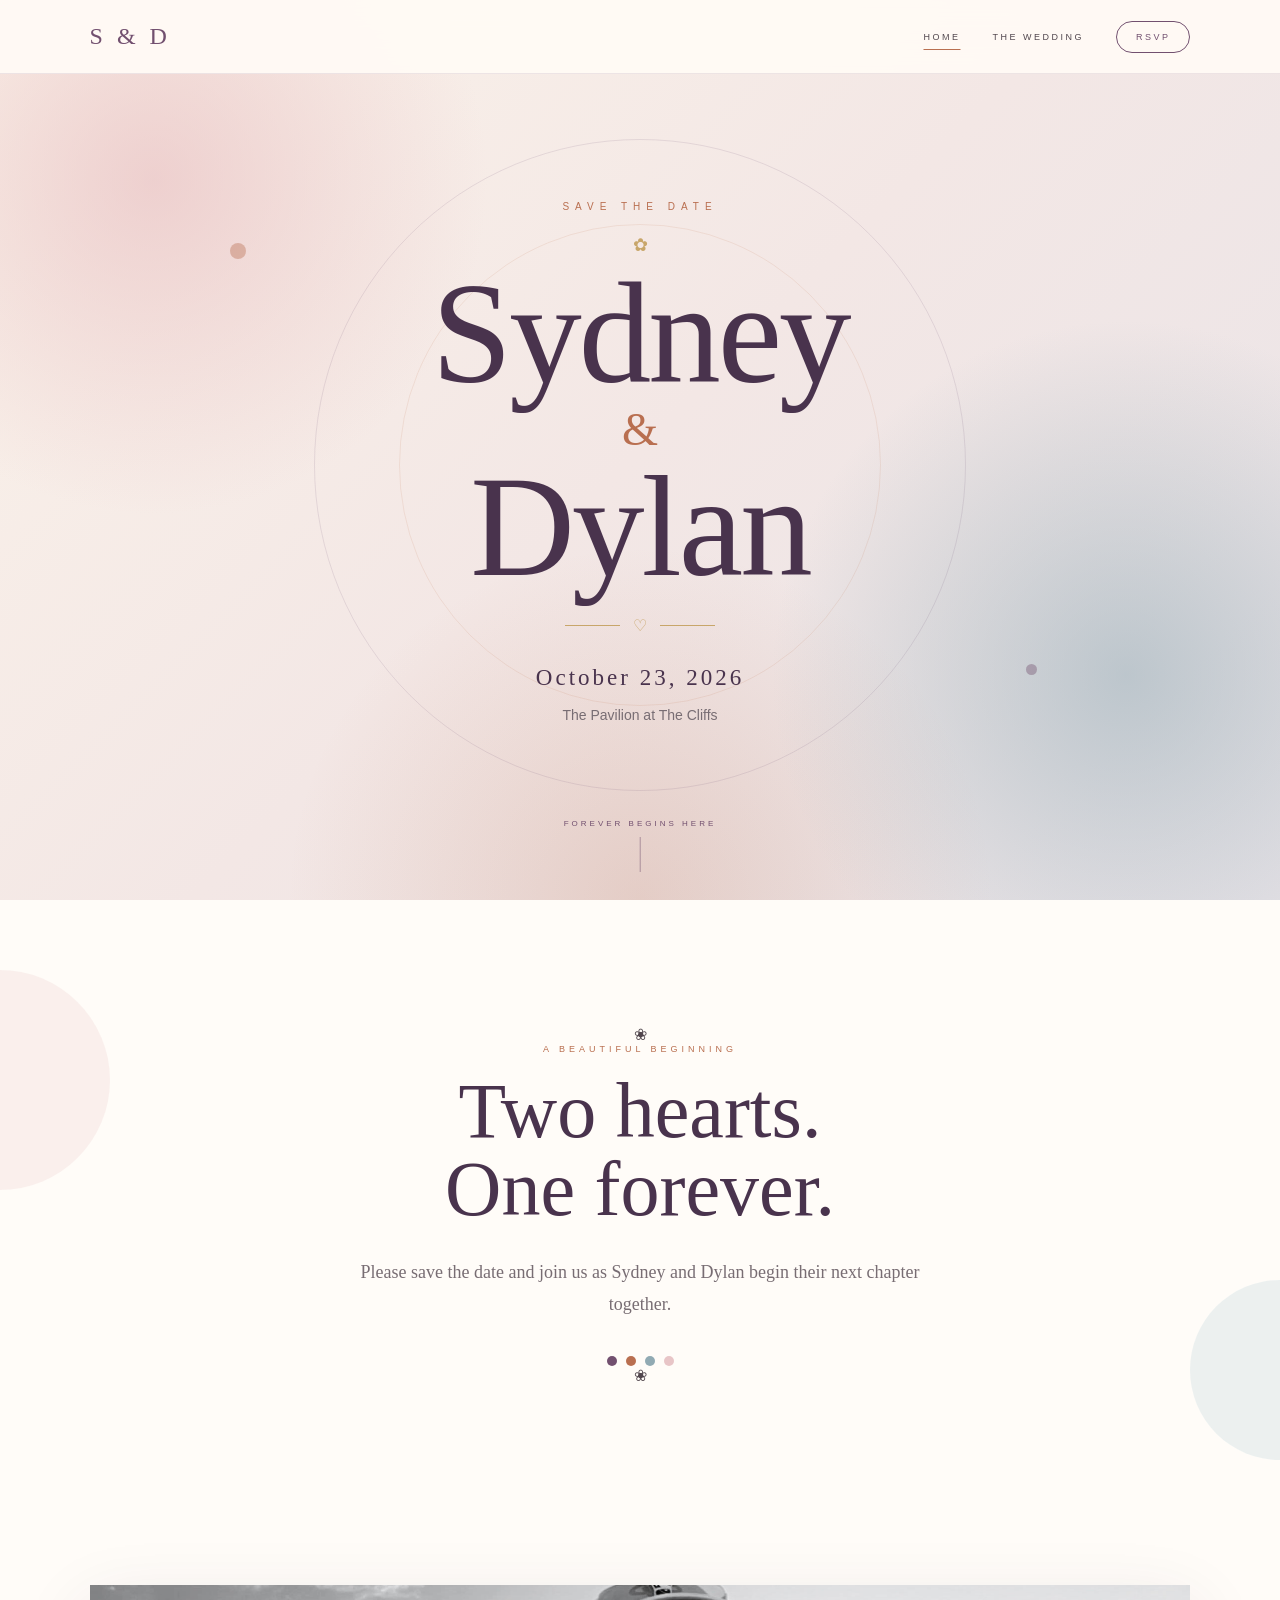
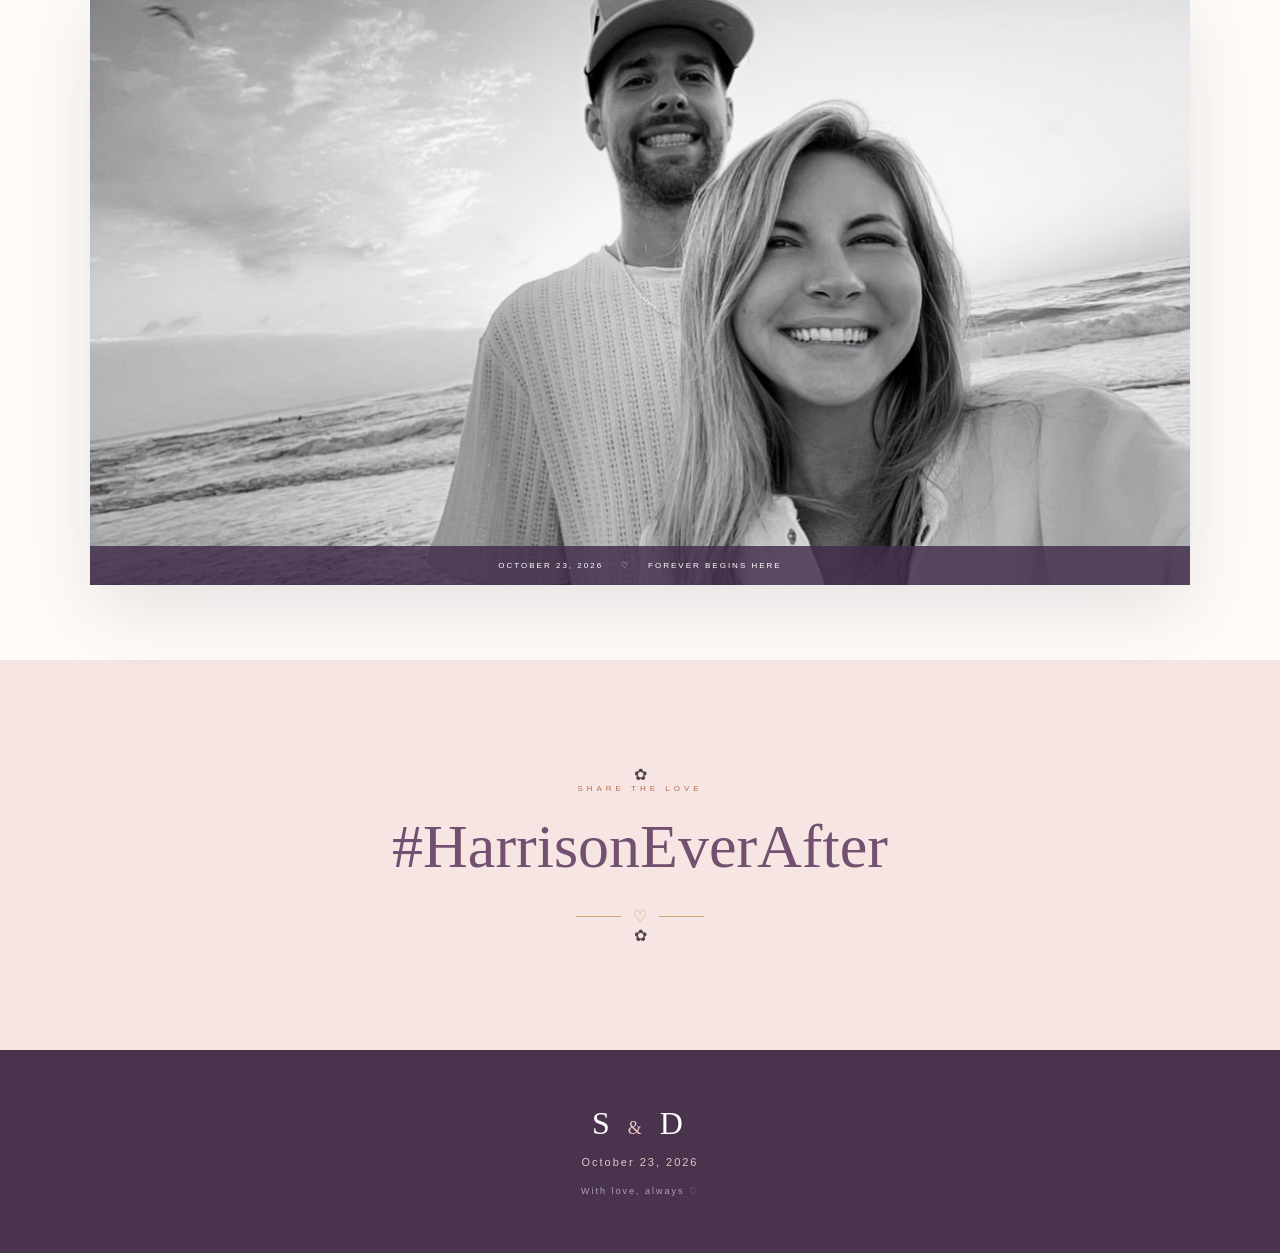
<file: index.html>
<!DOCTYPE html>
<html lang="en">

<head>
    <meta charset="UTF-8">

    <meta name="viewport"
          content="width=device-width, initial-scale=1.0">

    <title>Sydney & Dylan | Save the Date</title>

    <!-- WEBSITE DESCRIPTION -->
    <meta
        name="description"
        content="Save the Date! Sydney & Dylan are getting married October 23, 2026 at The Pavilion at The Cliffs in Marietta, South Carolina.">


    <!-- LINK PREVIEW -->
    <meta property="og:type" content="website">

    <meta
        property="og:title"
        content="Sydney & Dylan | Save the Date">

    <meta
        property="og:description"
        content="October 23, 2026 • The Pavilion at The Cliffs • Tap to view wedding details & RSVP.">

    <meta
        property="og:url"
        content="https://sydney-dylan.github.io/harrison/index.html">

    <meta
        property="og:image"
        content="https://sydney-dylan.github.io/harrison/save-the-date-preview.png">

    <meta
        property="og:image:secure_url"
        content="https://sydney-dylan.github.io/harrison/save-the-date-preview.png">

    <meta
        property="og:image:type"
        content="image/png">

    <meta
        property="og:image:width"
        content="1200">

    <meta
        property="og:image:height"
        content="630">

    <meta
        property="og:image:alt"
        content="Sydney and Dylan Save the Date - October 23, 2026">


    <!-- LARGE PREVIEW FOR SUPPORTED APPS -->
    <meta
        name="twitter:card"
        content="summary_large_image">

    <meta
        name="twitter:title"
        content="Sydney & Dylan | Save the Date">

    <meta
        name="twitter:description"
        content="October 23, 2026 • Tap to view wedding details & RSVP.">

    <meta
        name="twitter:image"
        content="https://sydney-dylan.github.io/harrison/save-the-date-preview.png">


    <!-- WEBSITE CSS -->
    <link rel="stylesheet" href="style.css">
</head>
<body>

    <!-- NAVIGATION -->
    <nav class="navbar">
        <a href="index.html" class="nav-logo">S & D</a>

        <div class="nav-links">
            <a href="index.html" class="active">Home</a>
            <a href="wedding.html">The Wedding</a>
            <a href="rsvp.html" class="nav-rsvp">RSVP</a>
        </div>
    </nav>


    <!-- HOME HERO -->
    <header class="hero">

        <div class="hero-decoration hero-decoration-one"></div>
        <div class="hero-decoration hero-decoration-two"></div>

        <div class="hero-content">

            <p class="eyebrow">Save the Date</p>

            <div class="small-flower">✿</div>

            <h1>
                Sydney <span>&</span> Dylan
            </h1>

            <div class="hero-divider">
                <span></span>
                ♡
                <span></span>
            </div>

            <p class="hero-date">
                October 23, 2026
            </p>

            <p class="hero-location">
                The Pavilion at The Cliffs<br>
            </p>

        </div>

        <div class="scroll-note">
            <span>Forever begins here</span>
            <div class="scroll-line"></div>
        </div>

    </header>


    <!-- WELCOME -->
    <section class="welcome">

        <div class="floral-detail">❀</div>

        <p class="section-label">
            A beautiful beginning
        </p>

        <h2>
            Two hearts.<br>
            One forever.
        </h2>

        <p class="welcome-text">
            Please save the date and join us as
            Sydney and Dylan begin their next
            chapter together.
        </p>

        <div class="color-dots">
            <span class="dot purple"></span>
            <span class="dot orange"></span>
            <span class="dot blue"></span>
            <span class="dot pink"></span>
        </div>

        <div class="floral-detail floral-detail-bottom">
            ❀
        </div>

    </section>


    <!-- BEACH PHOTO -->
    <section class="home-photo">

        <div class="home-photo-frame">

            <img
                src="beach.jpg"
                alt="Sydney and Dylan">

            <div class="photo-caption">
                <span>October 23, 2026</span>
                <span>♡</span>
                <span>Forever begins here</span>
            </div>

        </div>

    </section>


    <!-- HASHTAG -->
    <section class="hashtag">

        <div class="floral-detail">
            ✿
        </div>

        <p>Share the love</p>

        <h2>
            #HarrisonEverAfter
        </h2>

        <div class="hashtag-line">
            <span></span>
            ♡
            <span></span>
        </div>

        <div class="floral-detail floral-detail-bottom">
            ✿
        </div>

    </section>


    <!-- FOOTER -->
    <footer>

        <div class="footer-monogram">
            S <span>&</span> D
        </div>

        <p>
            October 23, 2026
        </p>

        <span>
            With love, always ♡
        </span>

    </footer>


    <script src="script.js"></script>

</body>
</html>
</file>
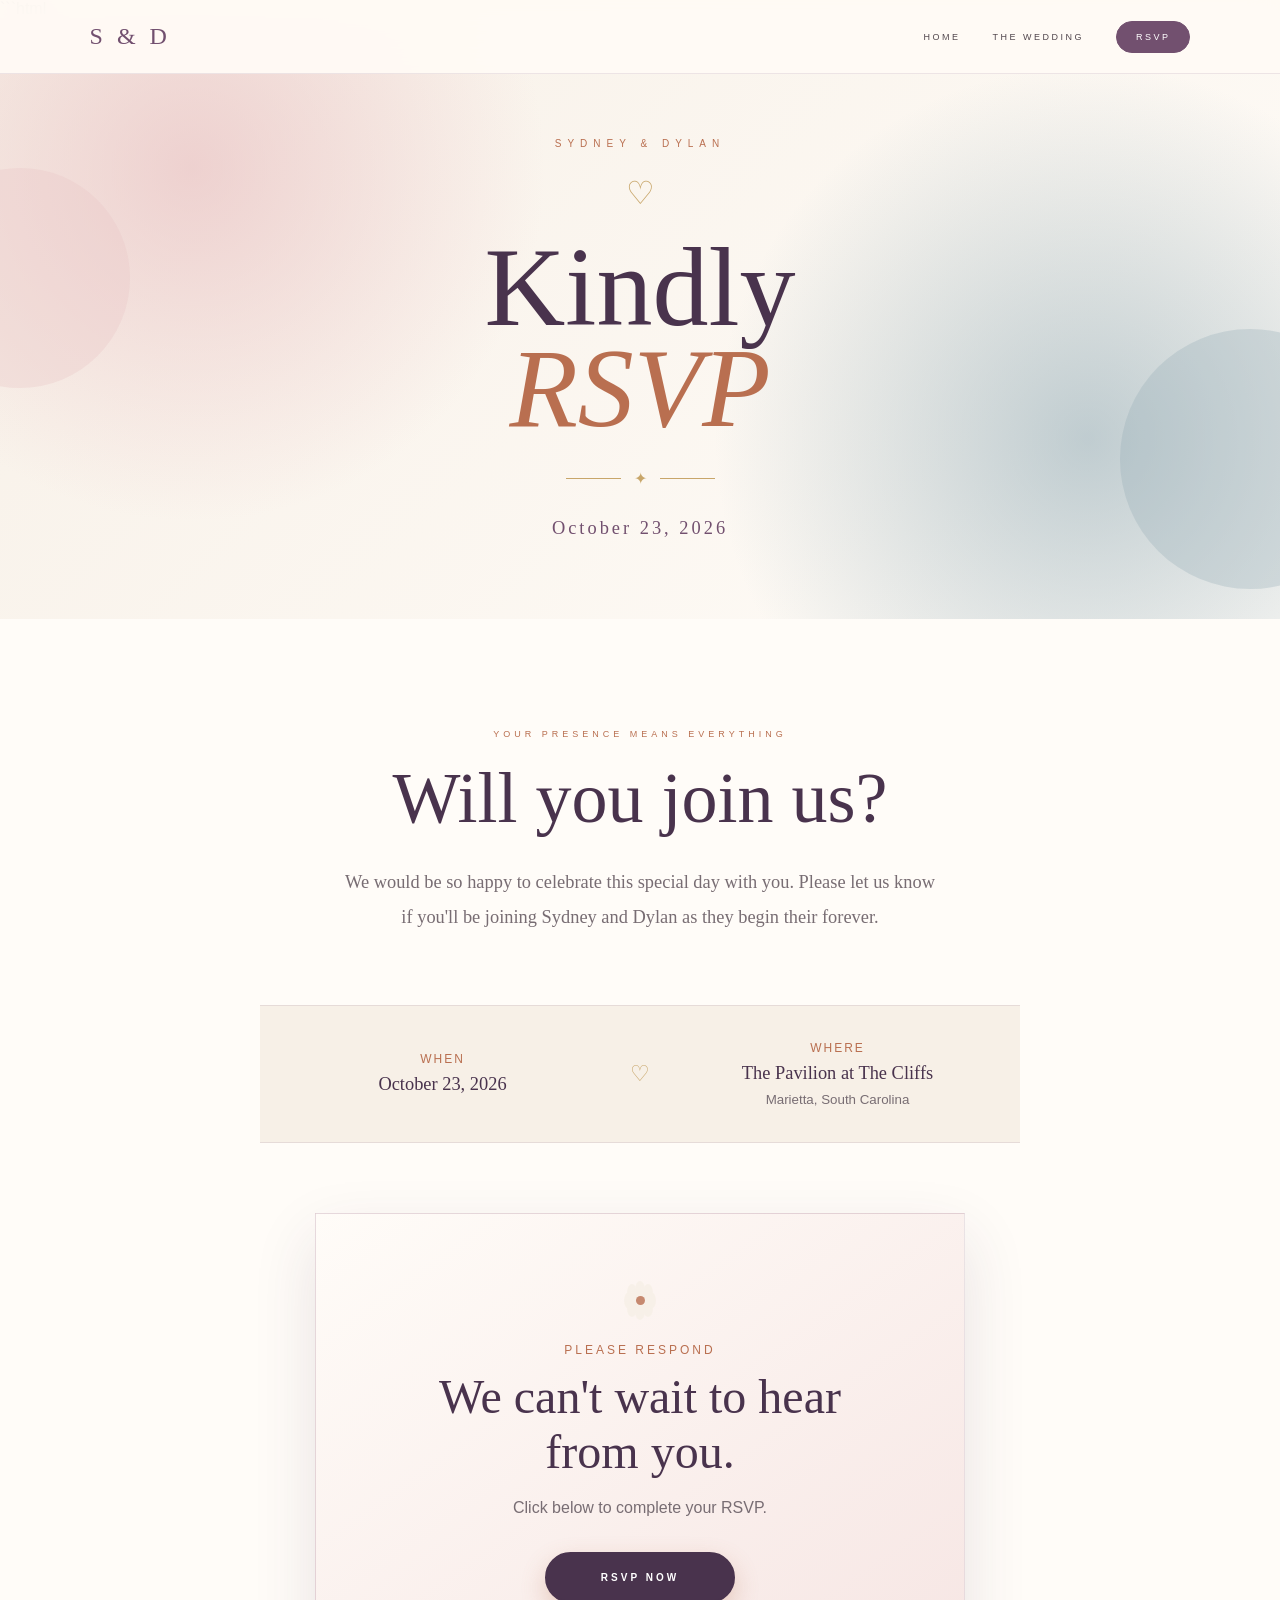
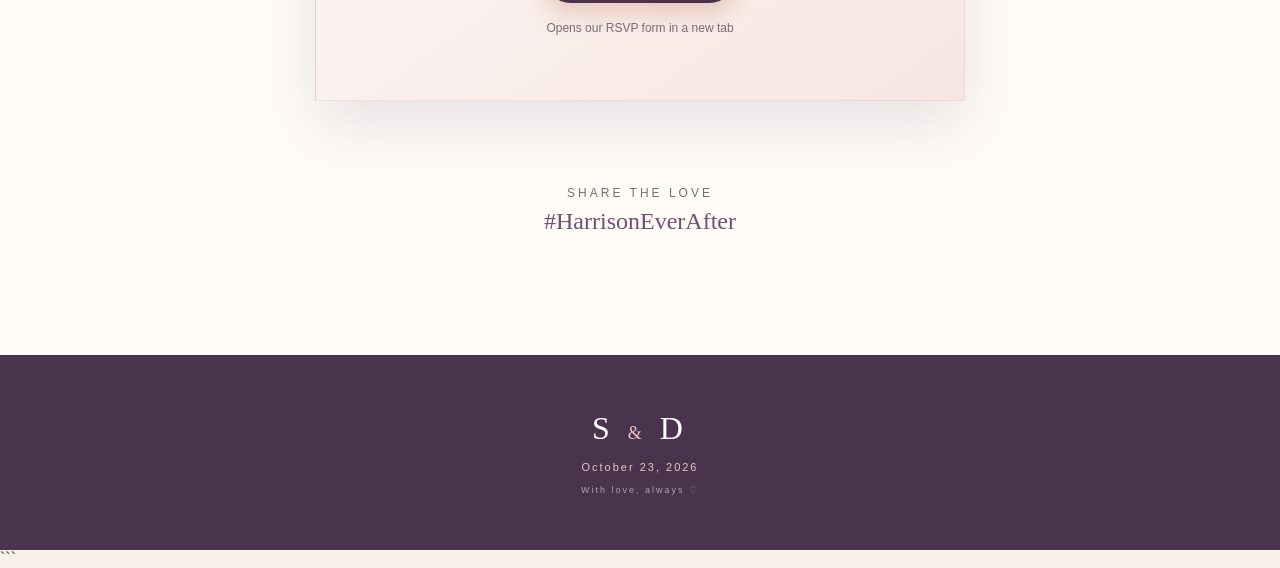
<file: rsvp.html>
```html
<!DOCTYPE html>
<html lang="en">

<head>

    <meta charset="UTF-8">

    <meta name="viewport"
          content="width=device-width, initial-scale=1.0">

    <title>RSVP | Sydney & Dylan</title>

    <link rel="stylesheet" href="style.css">

</head>


<body>


    <!-- =========================================
         NAVIGATION
    ========================================== -->

    <nav class="navbar">

        <a href="index.html" class="nav-logo">
            S & D
        </a>

        <div class="nav-links">

            <a href="index.html">
                Home
            </a>

            <a href="wedding.html">
                The Wedding
            </a>

            <a href="rsvp.html" class="nav-rsvp active">
                RSVP
            </a>

        </div>

    </nav>


    <!-- =========================================
         RSVP HERO
    ========================================== -->

    <header class="rsvp-hero">

        <div class="rsvp-hero-decoration rsvp-pink"></div>

        <div class="rsvp-hero-decoration rsvp-blue"></div>

        <div class="rsvp-hero-content">

            <p class="eyebrow">
                Sydney & Dylan
            </p>

            <div class="rsvp-ornament">
                ♡
            </div>

            <h1>
                Kindly
                <br>
                <em>RSVP</em>
            </h1>

            <div class="hero-divider">

                <span></span>

                ✦

                <span></span>

            </div>

            <p class="rsvp-date">
                October 23, 2026
            </p>

        </div>

    </header>


    <!-- =========================================
         RSVP INVITATION
    ========================================== -->

    <main class="rsvp-page">

        <section class="rsvp-invitation">

            <p class="section-label">
                Your presence means everything
            </p>

            <h2>
                Will you join us?
            </h2>

            <p class="rsvp-message">
                We would be so happy to celebrate
                this special day with you.
                Please let us know if you'll be
                joining Sydney and Dylan as they
                begin their forever.
            </p>


            <!-- =================================
                 WEDDING SNAPSHOT
            ================================== -->

            <div class="rsvp-snapshot">

                <div class="snapshot-item">

                    <span>
                        When
                    </span>

                    <strong>
                        October 23, 2026
                    </strong>

                </div>


                <div class="snapshot-divider">
                    ♡
                </div>


                <div class="snapshot-item">

                    <span>
                        Where
                    </span>

                    <strong>
                        The Pavilion at The Cliffs
                    </strong>

                    <small>
                        Marietta, South Carolina
                    </small>

                </div>

            </div>


            <!-- =================================
                 RSVP CARD
            ================================== -->

            <div class="rsvp-card">

                <div class="rsvp-card-flower">
                    ✿
                </div>

                <p class="rsvp-card-label">
                    Please respond
                </p>

                <h3>
                    We can't wait to hear
                    <br>
                    from you.
                </h3>

                <p>
                    Click below to complete
                    your RSVP.
                </p>

                <a
                    href="https://docs.google.com/forms/d/e/1FAIpQLSd8zEiNfgO7F4vH1HnNa4w0vqSwM6L_x-sFxx_1K-ePTQPB_A/viewform?usp=header"
                    target="_blank"
                    rel="noopener noreferrer"
                    class="primary-button rsvp-button"
                >
                    RSVP Now
                </a>

                <span class="rsvp-note">
                    Opens our RSVP form in a new tab
                </span>

            </div>


            <!-- =================================
                 HASHTAG
            ================================== -->

            <div class="rsvp-hashtag">

                <span>
                    Share the love
                </span>

                <strong>
                    #HarrisonEverAfter
                </strong>

            </div>

        </section>

    </main>


    <!-- =========================================
         FOOTER
    ========================================== -->

    <footer>

        <div class="footer-monogram">
            S <span>&</span> D
        </div>

        <p>
            October 23, 2026
        </p>

        <span>
            With love, always ♡
        </span>

    </footer>


</body>

</html>
```
</file>
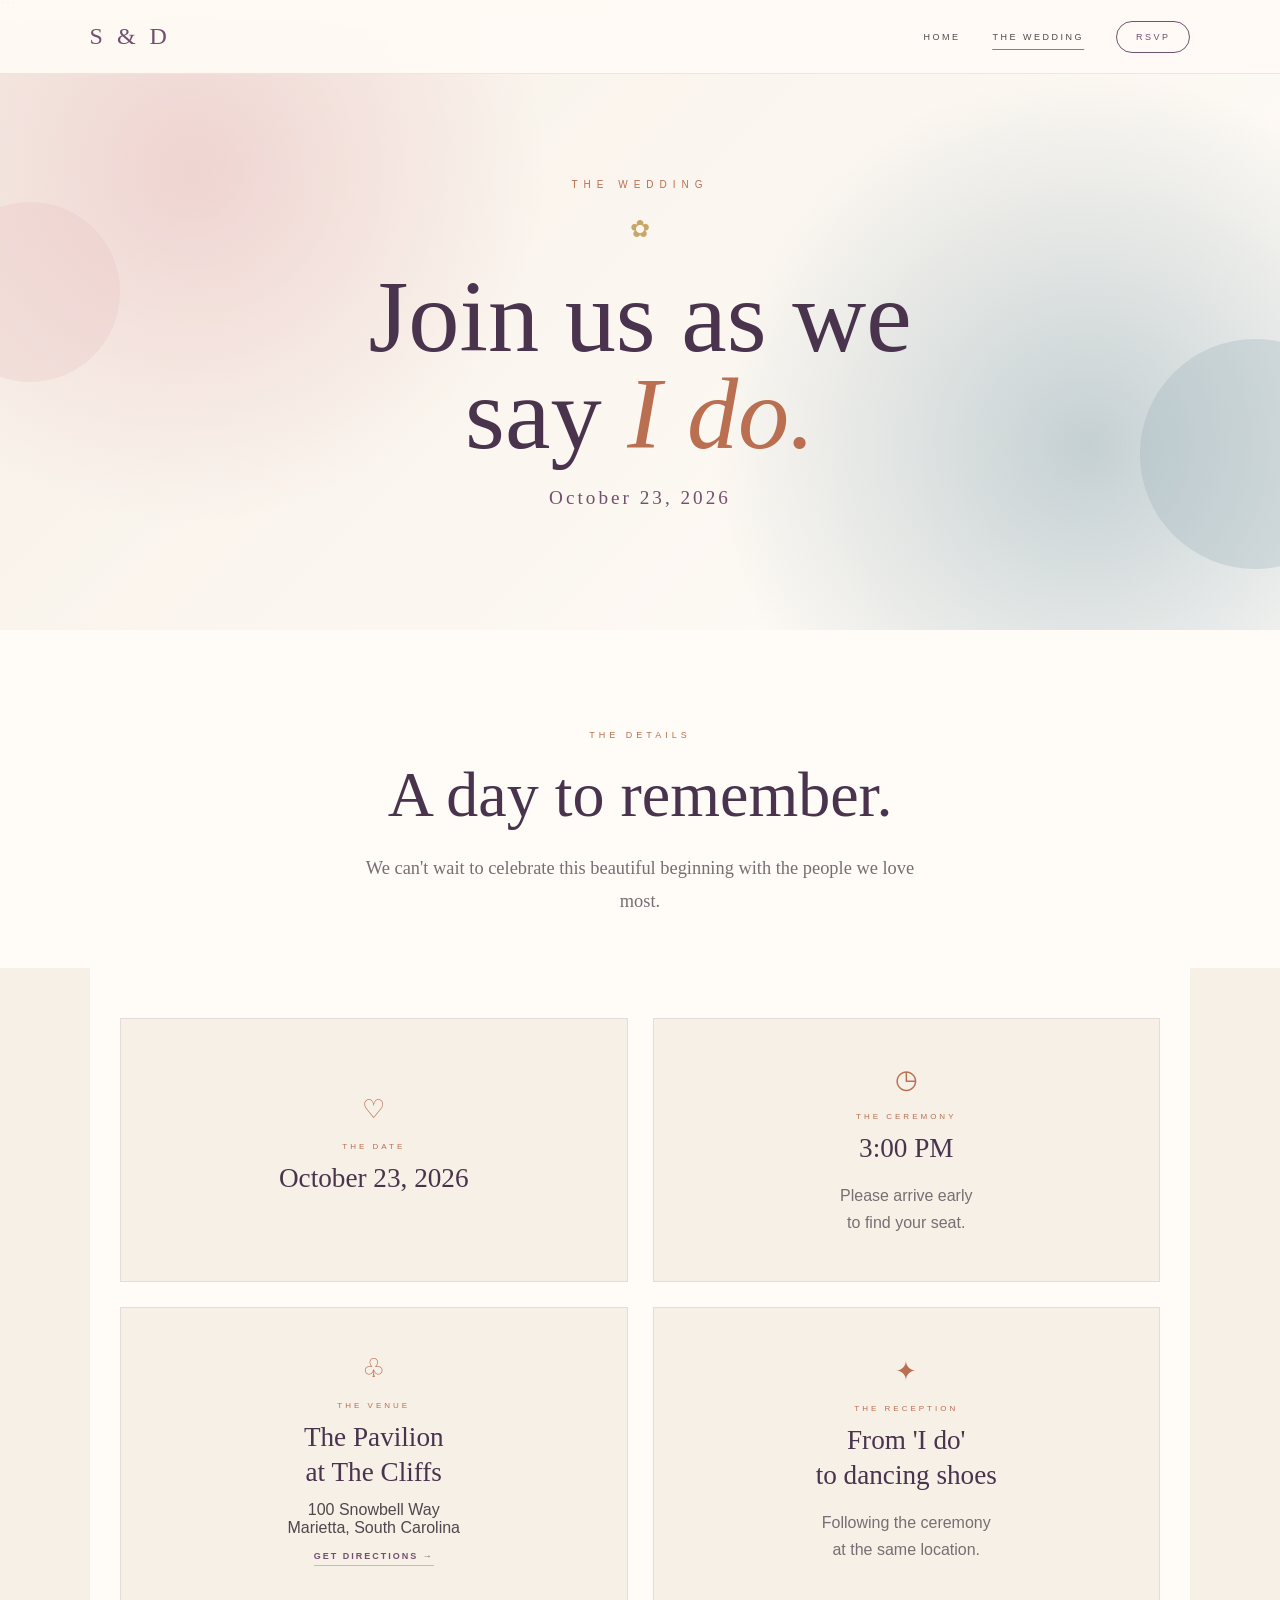
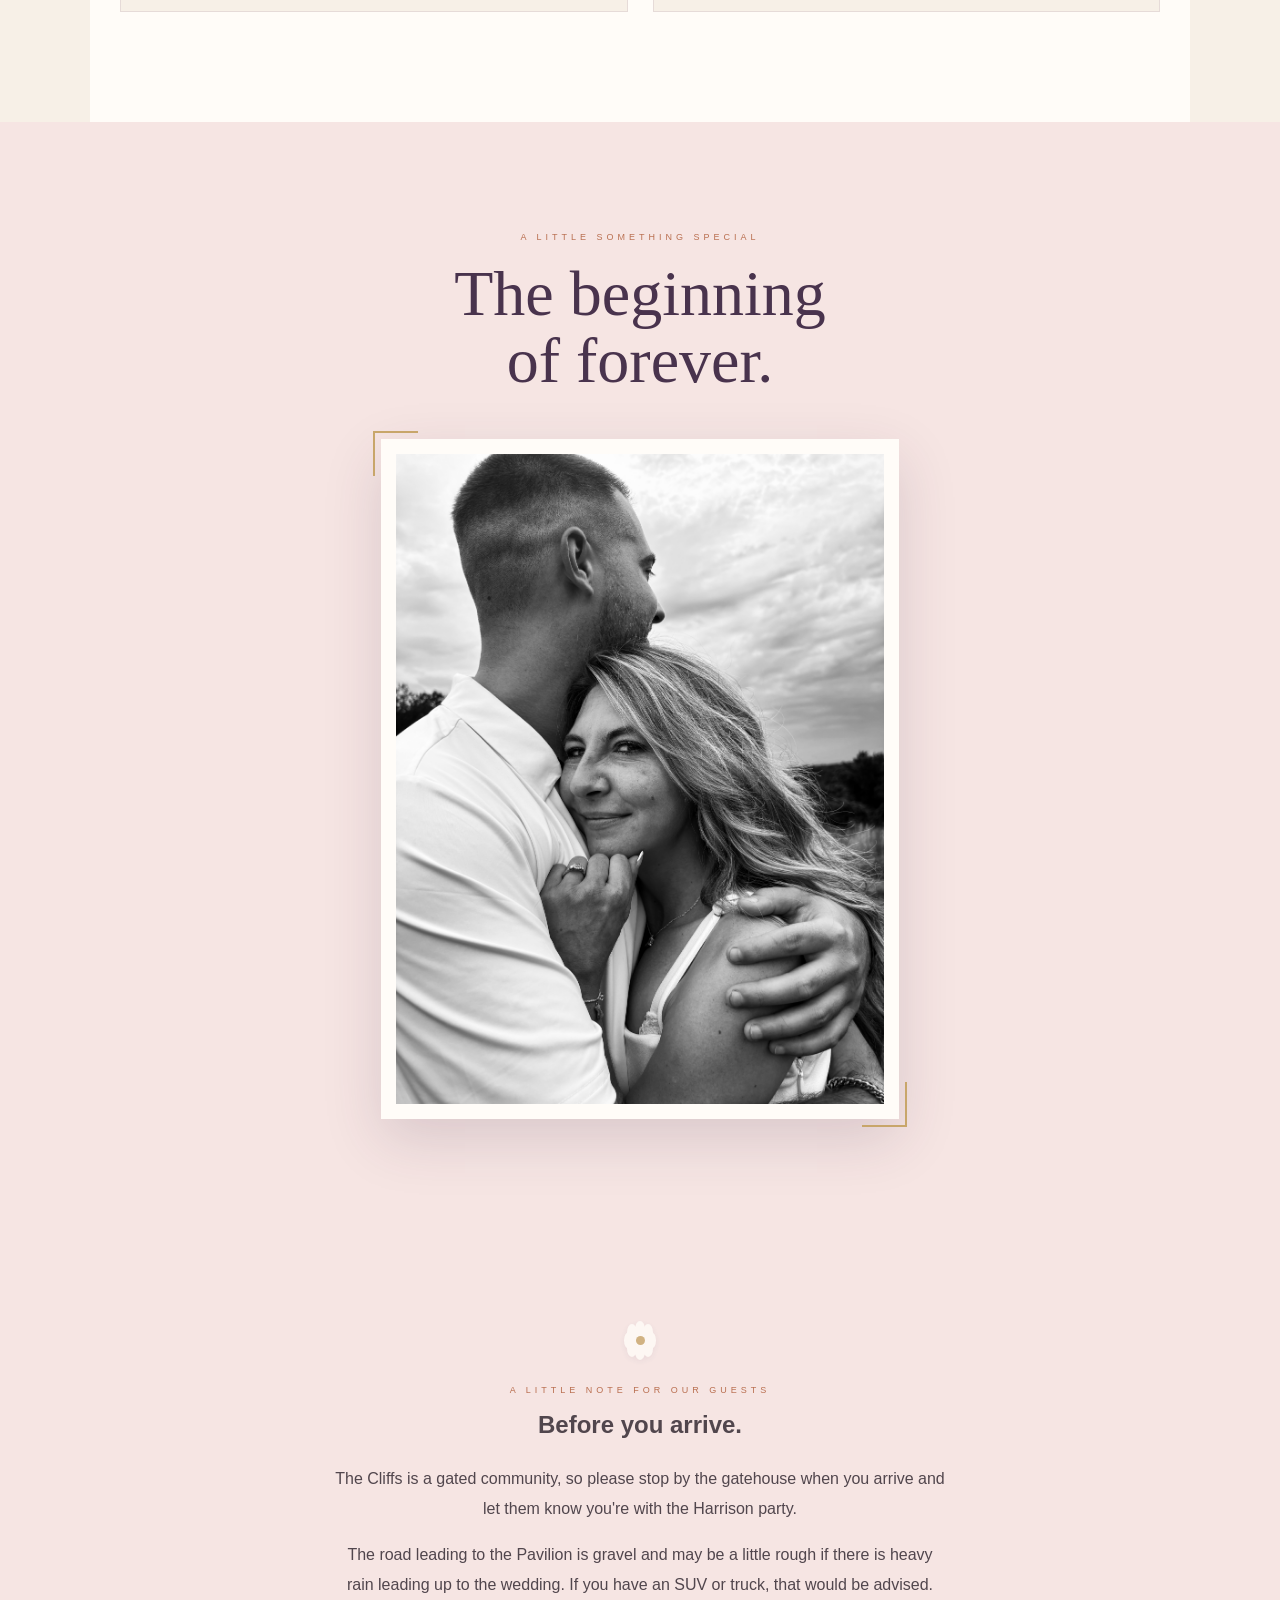
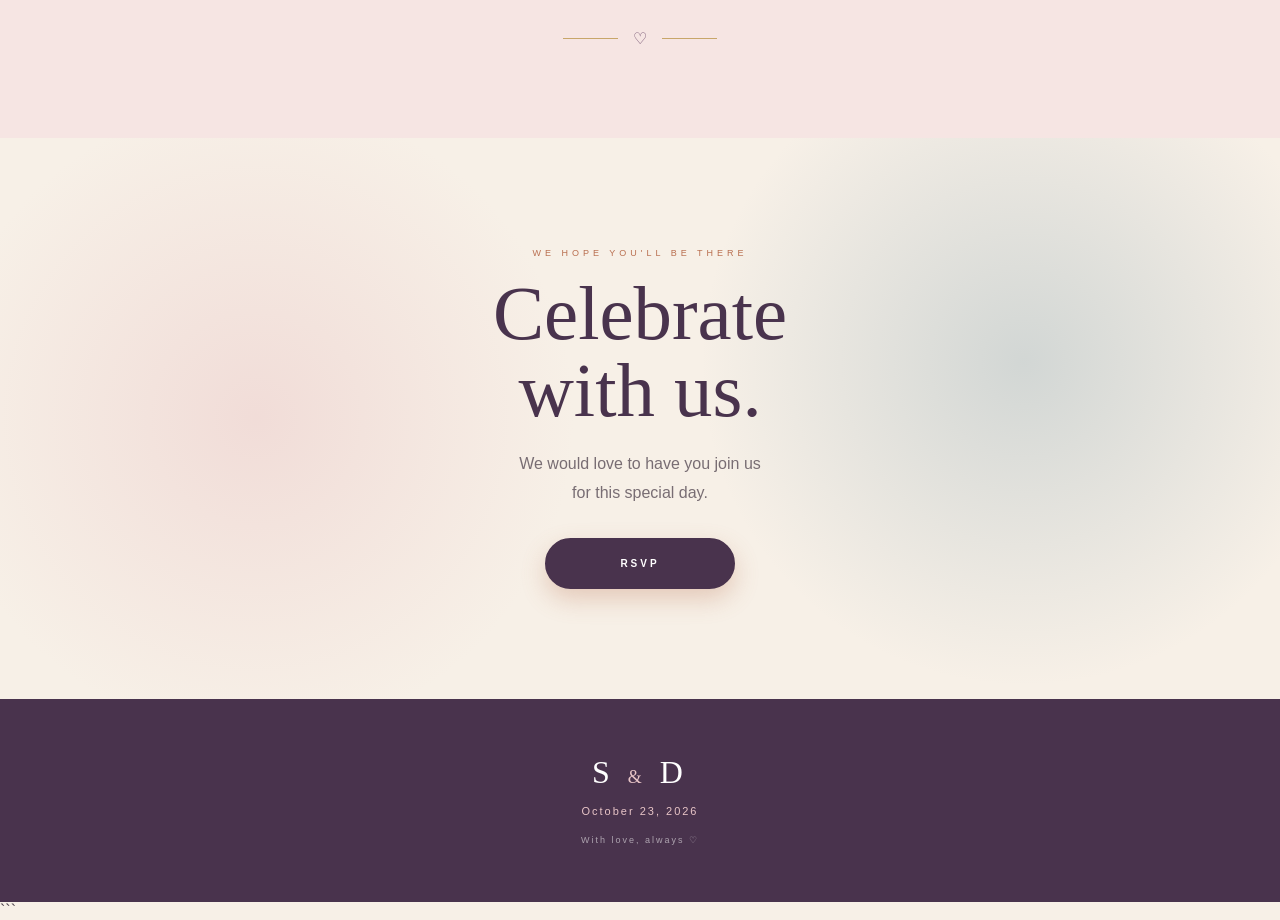
<file: wedding.html>
<!DOCTYPE html>

<html lang="en">

<head>
    <meta charset="UTF-8">
    <meta name="viewport" content="width=device-width, initial-scale=1.0">
    <title>The Wedding | Sydney & Dylan</title>
    <link rel="stylesheet" href="style.css">
</head>

<body>

```
<!-- NAVIGATION -->
<nav class="navbar">
    <a href="index.html" class="nav-logo">S & D</a>

    <div class="nav-links">
        <a href="index.html">Home</a>
        <a href="wedding.html" class="active">The Wedding</a>
        <a href="rsvp.html" class="nav-rsvp">RSVP</a>
    </div>
</nav>


<!-- PAGE HERO -->
<header class="page-hero">
    <div class="page-hero-decoration decoration-pink"></div>
    <div class="page-hero-decoration decoration-blue"></div>

    <div class="page-hero-content">
        <p class="eyebrow">The Wedding</p>

        <div class="page-ornament">✿</div>

        <h1>
            Join us as we<br>
            say <em>I do.</em>
        </h1>

        <p>October 23, 2026</p>
    </div>
</header>


<!-- INTRO -->
<section class="wedding-intro">
    <p class="section-label">The Details</p>

    <h2>A day to remember.</h2>

    <p class="wedding-intro-text">
        We can't wait to celebrate this beautiful
        beginning with the people we love most.
    </p>
</section>


<!-- WEDDING DETAILS -->
<section class="wedding-details">

    <div class="wedding-detail-card">
        <span class="detail-icon">♡</span>

        <p class="card-label">The Date</p>

        <h3>October 23, 2026</h3>

    </div>


    <div class="wedding-detail-card">
        <span class="detail-icon">◷</span>

        <p class="card-label">The Ceremony</p>

        <h3>3:00 PM</h3>

        <p>
            Please arrive early<br>
            to find your seat.
        </p>
    </div>


    <div class="wedding-detail-card venue-card">
        <span class="detail-icon">♧</span>

        <p class="card-label">The Venue</p>

        <h3>
            The Pavilion<br>
            at The Cliffs
        </h3>

        <p>
            100 Snowbell Way<br>
            Marietta, South Carolina
        </p>

        <a
            href="https://www.google.com/maps/search/?api=1&query=100+Snowbell+Way+Marietta+South+Carolina"
            target="_blank"
            rel="noopener noreferrer"
            class="address-link">
            Get Directions →
        </a>
    </div>


    <div class="wedding-detail-card">
        <span class="detail-icon">✦</span>

        <p class="card-label">The Reception</p>

        <h3>   From 'I do'<br>
            to dancing shoes</h3>

        <p>
            Following the ceremony<br>
            at the same location.
        </p>
    </div>

</section>


<!-- RING PHOTO -->
<section class="wedding-photo">

    <div class="wedding-photo-heading">
        <p class="section-label">A little something special</p>

        <h2>
            The beginning<br>
            of forever.
        </h2>
    </div>

    <div class="ring-photo-frame">

        <div class="photo-corner top-left"></div>
        <div class="photo-corner bottom-right"></div>

        <img
            src="ring.JPG"
            alt="Sydney and Dylan wedding rings">

    </div>

</section>


<!-- GUEST NOTE -->
<section class="guest-note">

    <div class="guest-note-inner">

        <div class="guest-note-flower">❀</div>

        <p class="section-label">A little note for our guests</p>

        <h2>Before you arrive.</h2>

        <p>
            The Cliffs is a gated community, so please
            stop by the gatehouse when you arrive and
            let them know you're with the Harrison party.
        </p>

        <p>
            The road leading to the Pavilion is gravel
            and may be a little rough if there is heavy
            rain leading up to the wedding. If you have
            an SUV or truck, that would be advised.
        </p>

        <div class="guest-note-divider">
            <span></span>
            ♡
            <span></span>
        </div>

    </div>

</section>

<!-- RSVP -->
<section class="page-rsvp">

    <p class="section-label">We hope you'll be there</p>

    <h2>
        Celebrate<br>
        with us.
    </h2>

    <p>
        We would love to have you join us<br>
        for this special day.
    </p>

    <a href="rsvp.html" class="primary-button">
        RSVP
    </a>

</section>


<!-- FOOTER -->
<footer>

    <div class="footer-monogram">
        S <span>&</span> D
    </div>

    <p>October 23, 2026</p>

    <span>With love, always ♡</span>

</footer>
```

</body>
</html>
</file>
<file: style.css>
/* =========================================
   SYDNEY & DYLAN
   WEDDING WEBSITE
========================================= */

:root {
    --cream: #F7F0E7;
    --ivory: #FFFCF8;

    --purple: #72506F;
    --deep-purple: #49334D;

    --orange: #B96F50;
    --soft-orange: #D49A7C;

    --blue: #91AAB3;
    --soft-blue: #DDE8EA;

    --pink: #E8C5C7;
    --soft-pink: #F6E5E3;

    --gold: #C8A66A;

    --text: #51464D;
    --muted: #786D73;
}


/* =========================================
   RESET
========================================= */

* {
    margin: 0;
    padding: 0;
    box-sizing: border-box;
}

html {
    scroll-behavior: smooth;
}

body {
    background: var(--cream);
    color: var(--text);
    font-family: Arial, sans-serif;
    overflow-x: hidden;
}

img {
    display: block;
    max-width: 100%;
}

a {
    color: inherit;
}


/* =========================================
   NAVIGATION
========================================= */

.navbar {
    position: fixed;
    top: 0;
    left: 0;

    width: 100%;
    height: 74px;

    display: flex;
    align-items: center;
    justify-content: space-between;

    padding: 0 7%;

    background: rgba(255, 250, 245, 0.96);

    border-bottom: 1px solid rgba(104, 70, 111, 0.12);

    backdrop-filter: blur(15px);
    -webkit-backdrop-filter: blur(15px);

    z-index: 1000;
}

.nav-logo {
    font-family: Georgia, serif;
    font-size: 24px;
    letter-spacing: 4px;

    text-decoration: none;
    color: var(--purple);

    transition: color 0.3s ease;
}

.nav-logo:hover {
    color: var(--orange);
}

.nav-links {
    display: flex;
    align-items: center;
    gap: 32px;
}

.nav-links a {
    position: relative;

    padding: 8px 0;

    text-decoration: none;

    color: var(--text);

    font-size: 9px;
    text-transform: uppercase;
    letter-spacing: 2.5px;

    transition: color 0.3s ease;
}

.nav-links a:hover {
    color: var(--orange);
}

.nav-links a:not(.nav-rsvp)::after {
    content: "";

    position: absolute;

    left: 50%;
    bottom: 0;

    width: 0;
    height: 1px;

    background: var(--orange);

    transform: translateX(-50%);

    transition: width 0.3s ease;
}

.nav-links a:not(.nav-rsvp):hover::after,
.nav-links a:not(.nav-rsvp).active::after {
    width: 100%;
}

.nav-rsvp {
    padding: 10px 19px !important;

    border: 1px solid var(--purple);
    border-radius: 50px;

    color: var(--purple) !important;
}

.nav-rsvp:hover,
.nav-rsvp.active {
    background: var(--purple);
    color: white !important;
}


/* =========================================
   SHARED TEXT
========================================= */

.section-label {
    margin-bottom: 18px;

    color: var(--orange);

    font-size: 9px;
    text-transform: uppercase;
    letter-spacing: 4px;
}

.section-label.light {
    color: var(--pink);
}


/* =========================================
   HOME HERO
========================================= */

.hero {
    position: relative;

    min-height: 100vh;

    display: flex;
    align-items: center;
    justify-content: center;

    padding: 110px 25px 80px;

    text-align: center;

    overflow: hidden;

    background:
        radial-gradient(
            circle at 12% 20%,
            rgba(232, 191, 193, 0.65),
            transparent 25%
        ),
        radial-gradient(
            circle at 88% 75%,
            rgba(141, 167, 178, 0.50),
            transparent 27%
        ),
        radial-gradient(
            circle at 50% 100%,
            rgba(185, 104, 69, 0.20),
            transparent 32%
        ),
        linear-gradient(
            135deg,
            #FBF3EA,
            #F3E7E5,
            #E9E4E8
        );
}

.hero::before {
    content: "";

    position: absolute;

    width: 650px;
    height: 650px;

    border: 1px solid rgba(104, 70, 111, 0.13);
    border-radius: 50%;
}

.hero::after {
    content: "";

    position: absolute;

    width: 480px;
    height: 480px;

    border: 1px solid rgba(185, 104, 69, 0.12);
    border-radius: 50%;
}

.hero-decoration {
    position: absolute;
    border-radius: 50%;
    pointer-events: none;
}

.hero-decoration-one {
    width: 16px;
    height: 16px;

    top: 27%;
    left: 18%;

    background: var(--orange);
    opacity: 0.4;
}

.hero-decoration-two {
    width: 11px;
    height: 11px;

    bottom: 25%;
    right: 19%;

    background: var(--purple);
    opacity: 0.4;
}

.hero-content {
    position: relative;
    z-index: 2;

    max-width: 900px;
}

.eyebrow {
    margin-bottom: 22px;

    color: var(--orange);

    font-size: 10px;
    text-transform: uppercase;
    letter-spacing: 6px;
}

.small-flower {
    margin-bottom: 18px;

    color: var(--gold);
    font-size: 18px;
}

.hero h1 {
    font-family: Georgia, serif;

    font-size: clamp(70px, 12vw, 145px);
    font-weight: normal;

    line-height: 0.82;
    letter-spacing: -3px;

    color: var(--deep-purple);
}

.hero h1 span {
    display: block;

    margin: 18px 0;

    font-size: 0.32em;
    letter-spacing: 0;

    color: var(--orange);
}

.hero-divider {
    display: flex;
    align-items: center;
    justify-content: center;

    gap: 13px;

    margin: 30px auto;

    color: var(--gold);
}

.hero-divider span {
    width: 55px;
    height: 1px;

    background: var(--gold);
}

.hero-date {
    font-family: Georgia, serif;

    font-size: 23px;
    letter-spacing: 3px;

    color: var(--deep-purple);
}

.hero-location {
    margin-top: 12px;

    font-size: 14px;
    line-height: 1.8;

    color: var(--muted);
}

.hero-button {
    display: inline-block;

    margin-top: 32px;
    padding: 16px 34px;

    border: 1px solid var(--purple);
    border-radius: 50px;

    color: var(--purple);

    text-decoration: none;
    text-transform: uppercase;

    font-size: 9px;
    letter-spacing: 3px;

    transition: 0.3s ease;
}

.hero-button:hover {
    background: var(--purple);
    color: white;

    transform: translateY(-3px);
}

.scroll-note {
    position: absolute;

    bottom: 28px;
    left: 50%;

    transform: translateX(-50%);

    color: var(--purple);

    font-size: 8px;
    text-transform: uppercase;
    letter-spacing: 3px;

    z-index: 3;
}

.scroll-line {
    width: 1px;
    height: 35px;

    margin: 9px auto 0;

    background: var(--purple);

    opacity: 0.5;
}


/* =========================================
   WELCOME
========================================= */

.welcome {
    position: relative;

    padding: 125px 25px;

    text-align: center;

    background: var(--ivory);

    overflow: hidden;
}

.welcome::before {
    content: "";

    position: absolute;

    width: 220px;
    height: 220px;

    left: -110px;
    top: 70px;

    border-radius: 50%;

    background: var(--soft-pink);
    opacity: 0.55;
}

.welcome::after {
    content: "";

    position: absolute;

    width: 180px;
    height: 180px;

    right: -90px;
    bottom: 50px;

    border-radius: 50%;

    background: var(--soft-blue);
    opacity: 0.55;
}

.ornament {
    margin-bottom: 15px;

    color: var(--gold);
    font-size: 25px;
}

.welcome h2 {
    font-family: Georgia, serif;

    font-size: clamp(48px, 7vw, 78px);
    font-weight: normal;

    line-height: 1;

    color: var(--deep-purple);
}

.welcome-text {
    max-width: 560px;

    margin: 28px auto 0;

    font-family: Georgia, serif;

    font-size: 18px;
    line-height: 1.8;

    color: var(--muted);
}

.color-dots {
    display: flex;
    justify-content: center;

    gap: 9px;

    margin-top: 35px;
}

.dot {
    display: block;

    width: 10px;
    height: 10px;

    border-radius: 50%;
}

.dot.purple {
    background: var(--purple);
}

.dot.orange {
    background: var(--orange);
}

.dot.blue {
    background: var(--blue);
}

.dot.pink {
    background: var(--pink);
}


/* =========================================
   HOME PHOTO
========================================= */

.home-photo {
    padding: 75px 7%;

    background: var(--ivory);
}

.home-photo-frame {
    position: relative;

    max-width: 1200px;

    margin: 0 auto;

    overflow: hidden;

    background: #ded5d4;

    box-shadow:
        0 25px 70px rgba(66, 44, 75, 0.12);
}

.home-photo-frame img {
    width: 100%;
    height: 600px;

    object-fit: cover;
}

.photo-caption {
    position: absolute;

    left: 0;
    bottom: 0;

    width: 100%;

    display: flex;
    justify-content: center;

    gap: 18px;

    padding: 15px;

    background: rgba(66, 44, 75, 0.82);

    color: white;

    font-size: 8px;
    text-transform: uppercase;
    letter-spacing: 2px;
}


/* =========================================
   COUNTDOWN
========================================= */

.countdown-section {
    position: relative;

    padding: 120px 25px;

    text-align: center;

    background:
        linear-gradient(
            135deg,
            var(--purple),
            var(--deep-purple)
        );

    color: white;

    overflow: hidden;
}

.countdown-section::before {
    content: "";

    position: absolute;

    width: 500px;
    height: 500px;

    left: -250px;
    top: -250px;

    border: 1px solid rgba(255,255,255,0.08);
    border-radius: 50%;
}

.countdown-section::after {
    content: "";

    position: absolute;

    width: 400px;
    height: 400px;

    right: -200px;
    bottom: -220px;

    border: 1px solid rgba(255,255,255,0.08);
    border-radius: 50%;
}

.countdown-inner {
    position: relative;
    z-index: 2;
}

.countdown-section h2 {
    font-family: Georgia, serif;

    font-size: clamp(45px, 7vw, 75px);
    font-weight: normal;

    line-height: 1;

    color: white;
}

.countdown-section h2 em {
    color: var(--pink);
}

.countdown {
    display: flex;
    justify-content: center;

    gap: 18px;

    margin-top: 55px;
}

.count-box {
    width: 125px;

    padding: 22px 15px;

    border: 1px solid rgba(255,255,255,0.18);

    background: rgba(255,255,255,0.08);

    transition: 0.3s ease;
}

.count-box:hover {
    transform: translateY(-5px);

    background: rgba(255,255,255,0.14);
}

.countdown span {
    display: block;

    font-family: Georgia, serif;
    font-size: 48px;

    color: white;
}

.countdown small {
    display: block;

    margin-top: 7px;

    color: var(--pink);

    font-size: 8px;
    text-transform: uppercase;
    letter-spacing: 2px;
}


/* =========================================
   HOME WEDDING DETAILS
========================================= */

.home-details {
    padding: 130px 7%;

    text-align: center;

    background: var(--cream);
}

.section-heading {
    margin-bottom: 60px;
}

.home-details h2 {
    font-family: Georgia, serif;

    font-size: clamp(48px, 7vw, 75px);
    font-weight: normal;

    line-height: 1;

    color: var(--deep-purple);
}

.preview-grid {
    max-width: 1100px;

    margin: 0 auto;

    display: grid;

    grid-template-columns: repeat(3, 1fr);

    gap: 22px;
}

.preview-card {
    padding: 45px 25px;

    background: var(--ivory);

    border: 1px solid rgba(104,70,111,0.12);

    box-shadow:
        0 12px 35px rgba(66,44,75,0.05);

    transition: 0.3s ease;
}

.preview-card:hover {
    transform: translateY(-6px);

    box-shadow:
        0 20px 45px rgba(66,44,75,0.10);
}

.preview-card:nth-child(1) {
    border-top: 4px solid var(--pink);
}

.preview-card:nth-child(2) {
    border-top: 4px solid var(--orange);
}

.preview-card:nth-child(3) {
    border-top: 4px solid var(--blue);
}

.card-icon {
    margin-bottom: 20px;

    color: var(--gold);

    font-size: 22px;
}

.card-label {
    color: var(--orange);

    font-size: 8px;
    text-transform: uppercase;
    letter-spacing: 3px;
}

.preview-card h3 {
    margin: 12px 0;

    font-family: Georgia, serif;

    font-size: 27px;
    font-weight: normal;

    color: var(--purple);
}

.preview-card p:not(.card-label) {
    font-family: Georgia, serif;

    font-size: 14px;
    line-height: 1.7;

    color: var(--muted);
}

.text-link {
    display: inline-flex;
    align-items: center;

    gap: 12px;

    margin-top: 45px;

    color: var(--purple);

    text-decoration: none;
    text-transform: uppercase;

    font-size: 9px;
    letter-spacing: 2px;
}

.text-link:hover {
    color: var(--orange);
}

.text-link span {
    font-size: 18px;

    transition: transform 0.3s ease;
}

.text-link:hover span {
    transform: translateX(5px);
}


/* =========================================
   HOME RSVP
========================================= */

.home-rsvp {
    padding: 135px 25px;

    text-align: center;

    background:
        radial-gradient(
            circle at 20% 80%,
            rgba(232,191,193,0.60),
            transparent 28%
        ),
        radial-gradient(
            circle at 80% 20%,
            rgba(141,167,178,0.50),
            transparent 28%
        ),
        var(--ivory);
}

.rsvp-decoration {
    margin-bottom: 15px;

    color: var(--orange);
    font-size: 25px;
}

.home-rsvp h2 {
    font-family: Georgia, serif;

    font-size: clamp(45px, 7vw, 75px);
    font-weight: normal;

    line-height: 1;

    color: var(--deep-purple);
}

.home-rsvp h2 em {
    color: var(--purple);
}

.home-rsvp > p:not(.section-label) {
    max-width: 500px;

    margin: 25px auto 30px;

    font-family: Georgia, serif;

    font-size: 17px;
    line-height: 1.7;

    color: var(--muted);
}


/* =========================================
   BUTTONS
========================================= */

.primary-button {
    display: inline-flex;
    align-items: center;
    justify-content: center;

    min-width: 190px;

    padding: 18px 45px;

    background: #49334D !important;

    border: 2px solid #49334D !important;
    border-radius: 50px;

    color: #FFFFFF !important;

    text-decoration: none !important;
    text-transform: uppercase;

    font-family: Arial, sans-serif;
    font-size: 10px;
    font-weight: bold;
    letter-spacing: 3px;

    box-shadow:
        0 10px 25px rgba(185, 111, 80, 0.30);

    transition: 0.3s ease;
}

.primary-button:hover {
    background: #B96F50 !important;

    border-color: #B96F50 !important;

    color: #FFFFFF !important;

    transform: translateY(-3px);

    box-shadow:
        0 15px 35px rgba(185, 111, 80, 0.35);
}


/* =========================================
   HASHTAG
========================================= */

.hashtag {
    padding: 105px 25px;

    text-align: center;

    background: var(--soft-pink);
}

.hashtag p {
    margin-bottom: 18px;

    color: var(--orange);

    font-size: 8px;
    text-transform: uppercase;
    letter-spacing: 4px;
}

.hashtag h2 {
    font-family: Georgia, serif;

    font-size: clamp(35px, 6vw, 62px);
    font-weight: normal;

    color: var(--purple);
}

.hashtag-line {
    display: flex;
    align-items: center;
    justify-content: center;

    gap: 12px;

    margin-top: 25px;

    color: var(--gold);
}

.hashtag-line span {
    width: 45px;
    height: 1px;

    background: var(--gold);
}


/* =========================================
   WEDDING PAGE HERO
========================================= */

.page-hero {
    position: relative;

    min-height: 68vh;

    display: flex;
    align-items: center;
    justify-content: center;

    padding: 120px 20px 80px;

    text-align: center;

    overflow: hidden;

    background:
        radial-gradient(
            circle at 15% 25%,
            rgba(232,191,193,0.60),
            transparent 30%
        ),
        radial-gradient(
            circle at 85% 70%,
            rgba(141,167,178,0.50),
            transparent 32%
        ),
        linear-gradient(
            135deg,
            var(--cream),
            var(--ivory)
        );
}

.page-hero-content {
    position: relative;
    z-index: 2;

    max-width: 800px;
}

.page-hero-content h1 {
    margin: 20px 0;

    font-family: Georgia, serif;

    font-size: clamp(3.5rem, 8vw, 6.5rem);
    font-weight: normal;

    line-height: 0.95;

    color: var(--deep-purple);
}

.page-hero-content h1 em {
    color: var(--orange);
}

.page-hero-content > p:last-child {
    margin-top: 25px;

    font-family: Georgia, serif;

    font-size: 1.2rem;

    letter-spacing: 3px;

    color: var(--purple);
}

.page-ornament {
    margin: 25px auto;

    color: var(--gold);

    font-size: 1.5rem;
}

.page-hero-decoration {
    position: absolute;
    border-radius: 50%;
}

.decoration-pink {
    width: 180px;
    height: 180px;

    left: -60px;
    top: 30%;

    background: var(--pink);

    opacity: 0.35;
}

.decoration-blue {
    width: 230px;
    height: 230px;

    right: -90px;
    bottom: 10%;

    background: var(--blue);

    opacity: 0.28;
}


/* =========================================
   WEDDING INTRO
========================================= */

.wedding-intro {
    padding: 100px 20px 50px;

    text-align: center;

    background: var(--ivory);
}

.wedding-intro h2 {
    margin: 15px 0 20px;

    font-family: Georgia, serif;

    font-size: clamp(2.5rem,5vw,4rem);
    font-weight: normal;

    color: var(--deep-purple);
}

.wedding-intro-text {
    max-width: 550px;

    margin: 0 auto;

    font-family: Georgia, serif;

    font-size: 1.15rem;
    line-height: 1.8;

    color: var(--muted);
}


/* =========================================
   WEDDING DETAILS
========================================= */

.wedding-details {
    max-width: 1100px;

    margin: 0 auto;

    padding: 50px 30px 110px;

    display: grid;

    grid-template-columns: repeat(2, 1fr);

    gap: 25px;

    background: var(--ivory);
}

.wedding-detail-card {
    min-height: 260px;

    padding: 45px 30px;

    display: flex;
    flex-direction: column;
    align-items: center;
    justify-content: center;

    text-align: center;

    background: var(--cream);

    border: 1px solid rgba(104,70,111,0.12);

    transition: 0.3s ease;
}

.wedding-detail-card:hover {
    transform: translateY(-6px);

    box-shadow:
        0 18px 40px rgba(66,44,75,0.10);
}

.detail-icon {
    margin-bottom: 18px;

    font-size: 1.6rem;

    color: var(--orange);
}

.wedding-detail-card h3 {
    margin: 10px 0;

    font-family: Georgia, serif;

    font-size: 1.7rem;
    font-weight: normal;

    line-height: 1.3;

    color: var(--deep-purple);
}

.wedding-detail-card p:last-child {
    margin-top: 5px;

    line-height: 1.7;

    color: var(--muted);
}


/* =========================================
   VENUE ADDRESS
========================================= */

.venue-card {
    position: relative;
}

.address-link {
    display: inline-block;

    margin-top: 14px;

    padding-bottom: 4px;

    color: var(--purple);

    border-bottom: 1px solid rgba(114, 80, 111, 0.35);

    font-size: 9px;
    font-weight: bold;

    letter-spacing: 2px;

    text-transform: uppercase;

    text-decoration: none;

    transition: 0.3s ease;
}

.address-link:hover {
    color: var(--orange);

    border-color: var(--orange);
}


/* =========================================
   RING PHOTO
========================================= */

.wedding-photo {
    padding: 110px 20px;

    text-align: center;

    background: var(--soft-pink);
}

.wedding-photo-heading {
    margin-bottom: 45px;
}

.wedding-photo-heading h2 {
    margin-top: 15px;

    font-family: Georgia, serif;

    font-size: clamp(2.5rem,5vw,4rem);
    font-weight: normal;

    line-height: 1.05;

    color: var(--deep-purple);
}

.ring-photo-frame {
    position: relative;

    width: fit-content;

    max-width: 90%;

    margin: 0 auto;

    padding: 15px;

    background: var(--ivory);

    box-shadow:
        0 20px 55px rgba(66,44,75,0.16);
}

.ring-photo-frame img {
    width: auto;

    max-width: min(650px,80vw);

    max-height: 650px;

    height: auto;

    object-fit: contain;
}

.photo-corner {
    position: absolute;

    width: 45px;
    height: 45px;

    border-color: var(--gold);

    border-style: solid;
}

.top-left {
    top: -8px;
    left: -8px;

    border-width: 2px 0 0 2px;
}

.bottom-right {
    right: -8px;
    bottom: -8px;

    border-width: 0 2px 2px 0;
}


/* =========================================
   GUEST NOTE
========================================= */

.guest-note {
    width: 100%;

    padding: 90px 25px;

    background: var(--soft-pink);

    text-align: center;

    overflow: hidden;
}

.guest-note-inner {
    width: 100%;

    max-width: 680px;

    margin: 0 auto;

    text-align: center;
}

.guest-note-flower {
    position: relative;

    width: 42px;
    height: 42px;

    margin: 0 auto 24px;

    font-size: 0;

    opacity: 0.8;
}

.guest-note-flower::before {
    content: "";

    position: absolute;

    width: 12px;
    height: 19px;

    top: 12px;
    left: 15px;

    border-radius: 50%;

    background: var(--ivory);

    box-shadow:
        0 -11px 0 -1px var(--ivory),
        0 11px 0 -1px var(--ivory),
        11px 0 0 -1px var(--ivory),
        -11px 0 0 -1px var(--ivory),
        8px -8px 0 -1px var(--ivory),
        -8px -8px 0 -1px var(--ivory),
        8px 8px 0 -1px var(--ivory),
        -8px 8px 0 -1px var(--ivory);

    filter: drop-shadow(
        0 2px 3px rgba(66,44,75,0.08)
    );
}

.guest-note-flower::after {
    content: "";

    position: absolute;

    width: 9px;
    height: 9px;

    top: 17px;
    left: 17px;

    border-radius: 50%;

    background: var(--gold);
}

.guest-note .section-label {
    display: block;

    margin-bottom: 16px;

    text-align: center;
}

.guest-note h2 {
    margin: 0 auto 25px;

    text-align: center;
}

.guest-note p:not(.section-label) {
    width: 100%;

    max-width: 610px;

    margin: 0 auto 17px;

    text-align: center;

    line-height: 1.85;

    color: var(--text);
}

.guest-note-divider {
    display: flex;

    align-items: center;

    justify-content: center;

    gap: 15px;

    margin: 30px auto 0;

    color: var(--purple);
}

.guest-note-divider span {
    display: block;

    width: 55px;
    height: 1px;

    background: var(--gold);
}


/* =========================================
   RECEPTION
========================================= */

.reception-section {
    width: 100%;

    padding: 95px 25px;

    background: var(--ivory);

    text-align: center;

    overflow: hidden;
}

.reception-section > * {
    position: relative;

    z-index: 2;
}

.reception-flower {
    position: relative;

    width: 42px;
    height: 42px;

    margin: 0 auto 24px;

    font-size: 0;

    opacity: 0.8;
}

.reception-flower::before {
    content: "";

    position: absolute;

    width: 12px;
    height: 19px;

    top: 12px;
    left: 15px;

    border-radius: 50%;

    background: var(--cream);

    box-shadow:
        0 -11px 0 -1px var(--cream),
        0 11px 0 -1px var(--cream),
        11px 0 0 -1px var(--cream),
        -11px 0 0 -1px var(--cream),
        8px -8px 0 -1px var(--cream),
        -8px -8px 0 -1px var(--cream),
        8px 8px 0 -1px var(--cream),
        -8px 8px 0 -1px var(--cream);

    filter: drop-shadow(
        0 2px 3px rgba(66,44,75,0.06)
    );
}

.reception-flower::after {
    content: "";

    position: absolute;

    width: 9px;
    height: 9px;

    top: 17px;
    left: 17px;

    border-radius: 50%;

    background: var(--orange);
}

.reception-section .section-label {
    display: block;

    margin-bottom: 16px;

    text-align: center;
}

.reception-section h2 {
    margin: 0 auto 22px;

    text-align: center;
}

.reception-text {
    width: 100%;

    max-width: 550px;

    margin: 0 auto;

    text-align: center;

    color: var(--muted);

    line-height: 1.85;
}

.reception-divider {
    display: flex;

    align-items: center;

    justify-content: center;

    gap: 15px;

    margin: 30px auto 20px;

    color: var(--purple);
}

.reception-divider span {
    display: block;

    width: 50px;
    height: 1px;

    background: var(--gold);
}

.reception-coming {
    display: block;

    text-align: center;

    color: var(--orange);

    font-size: 9px;

    text-transform: uppercase;

    letter-spacing: 3px;
}


/* =========================================
   WEDDING RSVP
========================================= */

.page-rsvp {
    padding: 110px 20px;

    text-align: center;

    background:
        radial-gradient(
            circle at 20% 50%,
            rgba(232,191,193,0.40),
            transparent 30%
        ),
        radial-gradient(
            circle at 80% 40%,
            rgba(141,167,178,0.35),
            transparent 30%
        ),
        var(--cream);
}

.page-rsvp h2 {
    margin: 15px 0 20px;

    font-family: Georgia, serif;

    font-size: clamp(3rem,6vw,5rem);
    font-weight: normal;

    line-height: 1;

    color: var(--deep-purple);
}

.page-rsvp p:not(.section-label) {
    max-width: 480px;

    margin: 0 auto 30px;

    line-height: 1.8;

    color: var(--muted);
}


/* =========================================
   RSVP PAGE HERO
========================================= */

.rsvp-hero {
    position: relative;

    min-height: 65vh;

    display: flex;

    align-items: center;

    justify-content: center;

    padding: 120px 20px 80px;

    text-align: center;

    overflow: hidden;

    background:
        radial-gradient(
            circle at 15% 25%,
            rgba(232,191,193,0.65),
            transparent 30%
        ),
        radial-gradient(
            circle at 85% 70%,
            rgba(141,167,178,0.55),
            transparent 32%
        ),
        linear-gradient(
            135deg,
            var(--cream),
            var(--ivory)
        );
}

.rsvp-hero-content {
    position: relative;

    z-index: 2;
}

.rsvp-hero-content h1 {
    margin: 20px 0;

    font-family: Georgia, serif;

    font-size: clamp(4rem,9vw,7rem);
    font-weight: normal;

    line-height: 0.9;

    color: var(--deep-purple);
}

.rsvp-hero-content h1 em {
    color: var(--orange);
}

.rsvp-ornament {
    margin: 25px 0;

    font-size: 2rem;

    color: var(--gold);
}

.rsvp-date {
    margin-top: 25px;

    font-family: Georgia, serif;

    font-size: 1.15rem;

    letter-spacing: 3px;

    color: var(--purple);
}

.rsvp-hero-decoration {
    position: absolute;

    border-radius: 50%;
}

.rsvp-pink {
    width: 220px;
    height: 220px;

    left: -90px;
    top: 25%;

    background: var(--pink);

    opacity: 0.35;
}

.rsvp-blue {
    width: 260px;
    height: 260px;

    right: -100px;
    bottom: 5%;

    background: var(--blue);

    opacity: 0.30;
}


/* =========================================
   RSVP PAGE BODY
========================================= */

.rsvp-page {
    background: var(--ivory);
}

.rsvp-invitation {
    max-width: 900px;

    margin: 0 auto;

    padding: 110px 25px 120px;

    text-align: center;
}

.rsvp-invitation h2 {
    margin: 15px 0 25px;

    font-family: Georgia, serif;

    font-size: clamp(2.8rem,6vw,4.5rem);

    font-weight: normal;

    color: var(--deep-purple);
}

.rsvp-message {
    max-width: 600px;

    margin: 0 auto;

    font-family: Georgia, serif;

    font-size: 1.15rem;

    line-height: 1.9;

    color: var(--muted);
}


/* =========================================
   RSVP SNAPSHOT
========================================= */

.rsvp-snapshot {
    max-width: 760px;

    margin: 70px auto;

    padding: 35px 25px;

    display: grid;

    grid-template-columns: 1fr auto 1fr;

    align-items: center;

    gap: 30px;

    background: var(--cream);

    border-top: 1px solid rgba(104,70,111,0.12);

    border-bottom: 1px solid rgba(104,70,111,0.12);
}

.snapshot-item {
    display: flex;

    flex-direction: column;

    gap: 8px;
}

.snapshot-item span {
    color: var(--orange);

    font-size: 0.75rem;

    text-transform: uppercase;

    letter-spacing: 2px;
}

.snapshot-item strong {
    font-family: Georgia, serif;

    font-size: 1.15rem;

    font-weight: normal;

    color: var(--deep-purple);
}

.snapshot-item small {
    color: var(--muted);
}

.snapshot-divider {
    color: var(--gold);

    font-size: 1.4rem;
}


/* =========================================
   RSVP CARD
========================================= */

.rsvp-card {
    max-width: 650px;

    margin: 0 auto;

    padding: 65px 35px;

    text-align: center;

    background:
        linear-gradient(
            145deg,
            var(--ivory),
            var(--soft-pink)
        );

    border: 1px solid rgba(104,70,111,0.14);

    box-shadow:
        0 25px 60px rgba(66,44,75,0.12);
}

.rsvp-card-flower {
    position: relative;

    width: 42px;
    height: 42px;

    margin: 0 auto 22px;

    font-size: 0;

    opacity: 0.8;
}

.rsvp-card-flower::before {
    content: "";

    position: absolute;

    width: 12px;
    height: 19px;

    top: 12px;
    left: 15px;

    border-radius: 50%;

    background: var(--cream);

    box-shadow:
        0 -11px 0 -1px var(--cream),
        0 11px 0 -1px var(--cream),
        11px 0 0 -1px var(--cream),
        -11px 0 0 -1px var(--cream),
        8px -8px 0 -1px var(--cream),
        -8px -8px 0 -1px var(--cream),
        8px 8px 0 -1px var(--cream),
        -8px 8px 0 -1px var(--cream);
}

.rsvp-card-flower::after {
    content: "";

    position: absolute;

    width: 9px;
    height: 9px;

    top: 17px;
    left: 17px;

    border-radius: 50%;

    background: var(--orange);
}

.rsvp-card-label {
    margin-bottom: 12px;

    color: var(--orange);

    font-size: 0.75rem;

    text-transform: uppercase;

    letter-spacing: 3px;
}

.rsvp-card h3 {
    margin-bottom: 20px;

    font-family: Georgia, serif;

    font-size: clamp(2rem,5vw,3rem);

    font-weight: normal;

    line-height: 1.15;

    color: var(--deep-purple);
}

.rsvp-card p:not(.rsvp-card-label) {
    margin-bottom: 30px;

    color: var(--muted);
}

.rsvp-button {
    margin-top: 5px;
}

.rsvp-note {
    display: block;

    margin-top: 18px;

    color: var(--muted);

    font-size: 0.75rem;
}


/* =========================================
   RSVP HASHTAG
========================================= */

.rsvp-hashtag {
    margin-top: 85px;

    display: flex;

    flex-direction: column;

    gap: 8px;
}

.rsvp-hashtag span {
    color: var(--muted);

    font-size: 0.75rem;

    text-transform: uppercase;

    letter-spacing: 3px;
}

.rsvp-hashtag strong {
    font-family: Georgia, serif;

    font-size: 1.5rem;

    font-weight: normal;

    color: var(--purple);
}


/* =========================================
   FOOTER
========================================= */

footer {
    padding: 55px 25px;

    text-align: center;

    background: var(--deep-purple);

    color: white;
}

.footer-monogram {
    margin-bottom: 14px;

    font-family: Georgia, serif;

    font-size: 32px;

    letter-spacing: 5px;
}

.footer-monogram span {
    color: var(--pink);

    font-size: 18px;
}

footer p {
    margin-bottom: 12px;

    color: var(--pink);

    font-size: 11px;

    letter-spacing: 2px;
}

footer > span {
    color: rgba(255,255,255,0.55);

    font-size: 9px;

    letter-spacing: 2px;
}


/* =========================================
   TABLET
========================================= */

@media (max-width: 850px) {

    .navbar {
        padding: 0 4%;
    }

    .nav-links {
        gap: 18px;
    }

    .preview-grid {
        grid-template-columns: 1fr;

        max-width: 500px;
    }

    .home-photo {
        padding: 60px 5%;
    }

    .home-photo-frame img {
        height: 500px;
    }

    .countdown {
        gap: 10px;
    }

    .count-box {
        width: 105px;
    }
}


/* =========================================
   MOBILE
========================================= */

@media (max-width: 600px) {

    .navbar {
        height: 64px;

        padding: 0 10px;

        justify-content: center;
    }

    .nav-logo {
        display: none;
    }

    .nav-links {
        width: 100%;

        justify-content: center;

        gap: 13px;
    }

    .nav-links a {
        font-size: 7px;

        letter-spacing: 1px;
    }

    .nav-rsvp {
        padding: 8px 11px !important;
    }


    /* Home */

    .hero {
        min-height: 100vh;

        padding: 90px 18px 70px;
    }

    .hero::before {
        width: 430px;
        height: 430px;
    }

    .hero::after {
        width: 320px;
        height: 320px;
    }

    .hero h1 {
        font-size: clamp(58px,19vw,90px);

        letter-spacing: -2px;
    }

    .hero-date {
        font-size: 18px;

        letter-spacing: 2px;
    }

    .hero-location {
        font-size: 13px;
    }

    .hero-button {
        padding: 14px 27px;
    }

    .welcome {
        padding: 100px 22px;
    }

    .welcome h2 {
        font-size: clamp(45px,14vw,65px);
    }

    .welcome-text {
        font-size: 16px;
    }

    .home-photo {
        padding: 40px 18px;
    }

    .home-photo-frame img {
        height: 400px;
    }

    .photo-caption {
        gap: 8px;

        padding: 12px 5px;

        font-size: 6px;

        letter-spacing: 1.3px;
    }

    .countdown-section {
        padding: 95px 12px;
    }

    .countdown-section h2 {
        font-size: 46px;
    }

    .countdown {
        display: grid;

        grid-template-columns: repeat(2, 1fr);

        max-width: 300px;

        margin: 40px auto 0;
    }

    .count-box {
        width: auto;

        padding: 20px 8px;
    }

    .countdown span {
        font-size: 30px;
    }

    .home-details {
        padding: 100px 20px;
    }

    .home-details h2 {
        font-size: 48px;
    }

    .preview-grid {
        gap: 15px;
    }

    .preview-card {
        padding: 38px 20px;
    }

    .home-rsvp {
        padding: 105px 22px;
    }

    .home-rsvp h2 {
        font-size: 47px;
    }

    .home-rsvp > p:not(.section-label) {
        font-size: 15px;
    }

    .primary-button {
        padding: 16px 43px;
    }

    .hashtag {
        padding: 85px 20px;
    }


    /* Wedding page */

    .page-hero {
        min-height: 60vh;

        padding: 100px 20px 70px;
    }

    .page-hero-content h1 {
        font-size: 3.4rem;
    }

    .wedding-intro {
        padding: 80px 20px 40px;
    }

    .wedding-details {
        grid-template-columns: 1fr;

        padding: 35px 20px 80px;
    }

    .wedding-detail-card {
        min-height: 230px;
    }

    .wedding-photo {
        padding: 80px 15px;
    }

    .ring-photo-frame {
        max-width: 92%;

        padding: 10px;
    }

    .ring-photo-frame img {
        max-width: 100%;

        max-height: 500px;
    }

    .guest-note {
        padding: 75px 22px;
    }

    .guest-note h2,
    .reception-section h2 {
        font-size: 34px;
    }

    .guest-note p:not(.section-label),
    .reception-text {
        font-size: 15px;

        line-height: 1.8;
    }

    .guest-note-divider span,
    .reception-divider span {
        width: 42px;
    }

    .reception-section {
        padding: 80px 22px;
    }


    /* RSVP page */

    .rsvp-hero {
        min-height: 58vh;

        padding: 100px 20px 70px;
    }

    .rsvp-hero-content h1 {
        font-size: 4rem;
    }

    .rsvp-invitation {
        padding: 80px 20px 90px;
    }

    .rsvp-invitation h2 {
        font-size: 2.8rem;
    }

    .rsvp-snapshot {
        grid-template-columns: 1fr;

        gap: 20px;

        margin: 50px auto;

        padding: 30px 20px;
    }

    .snapshot-divider {
        display: none;
    }

    .rsvp-card {
        padding: 50px 25px;
    }

    .rsvp-card h3 {
        font-size: 2rem;
    }

    .rsvp-hashtag {
        margin-top: 65px;
    }

    footer {
        padding: 48px 20px;
    }
}


/* =========================================
   SMALL PHONES
========================================= */

@media (max-width: 420px) {

    .nav-links {
        gap: 9px;
    }

    .nav-links a {
        font-size: 6.5px;
    }

    .hero h1 {
        font-size: 3.4rem;
    }

    .countdown {
        max-width: 280px;
    }

    .countdown span {
        font-size: 27px;
    }

    .rsvp-hero-content h1 {
        font-size: 3.5rem;
    }
}


/* =========================================
   ACCESSIBILITY
========================================= */

a:focus-visible {
    outline: 2px solid var(--orange);

    outline-offset: 5px;
}


/* =========================================
   REDUCED MOTION
========================================= */

@media (prefers-reduced-motion: reduce) {

    html {
        scroll-behavior: auto;
    }

    *,
    *::before,
    *::after {
        animation: none !important;

        transition: none !important;
    }
}
</file>
